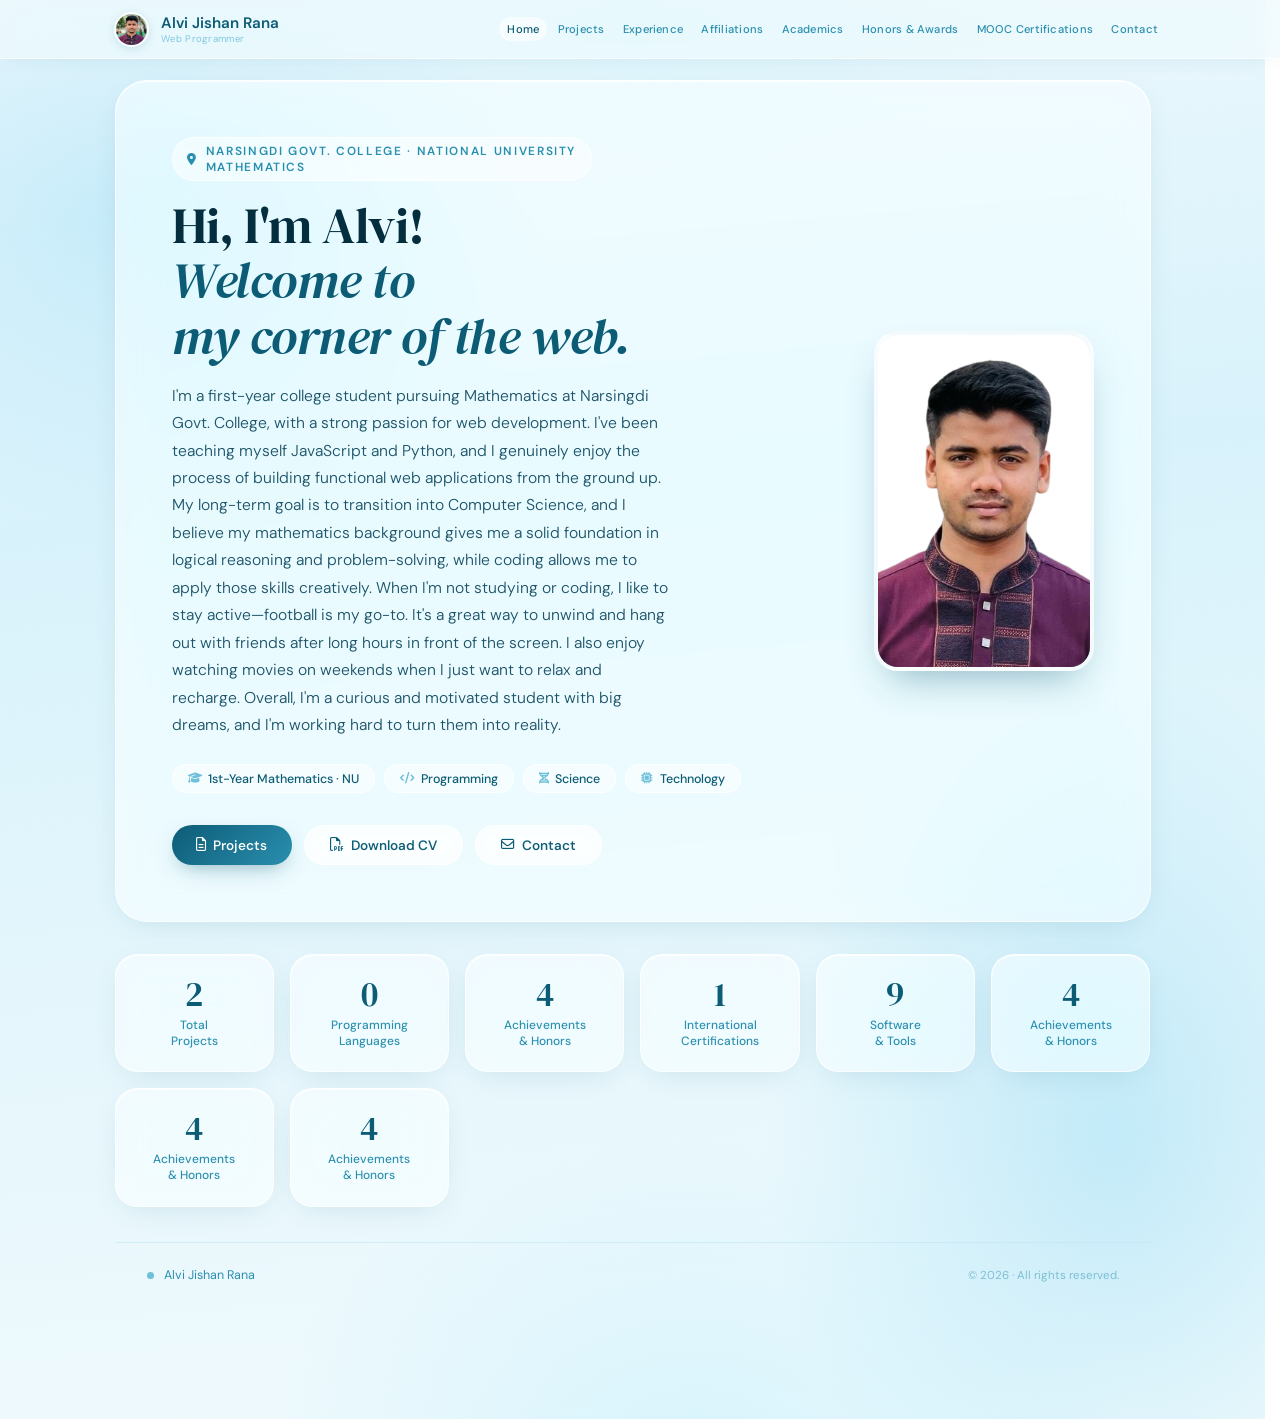
<file: index.html>
<!DOCTYPE html>
<html lang="en">
<head>
    <meta charset="UTF-8">
    <meta name="viewport" content="width=device-width, initial-scale=1.0">
    <title>Alvi Jishan Rana - Web Programmer</title>
    
    <!-- Fonts -->
    <link rel="preconnect" href="https://fonts.googleapis.com">
    <link rel="preconnect" href="https://fonts.gstatic.com" crossorigin>
    <link href="https://fonts.googleapis.com/css2?family=DM+Sans:wght@300;400;500;600&family=DM+Serif+Display&display=swap" rel="stylesheet">
    
    <!-- Font Awesome -->
    <link rel="stylesheet" href="https://cdnjs.cloudflare.com/ajax/libs/font-awesome/6.5.0/css/all.min.css">
    
    <!-- Custom CSS -->
    <link rel="stylesheet" href="css/style.css">
</head>
<body>

<nav>
    <div class="nav-inner">
        <a href="index.html" class="nav-brand">
            <div class="profile-image-container">
                <img src="images/profile/rana.jpg" alt="Alvi Jishan Rana" class="profile-image">
            </div>
            <div class="brand-text">
                <span class="brand-name">Alvi Jishan Rana</span>
                <span class="brand-alias">Web Programmer</span>
            </div>
        </a>
        
        <button class="menu-toggle" id="menuToggle">
            <span class="menu-toggle__line menu-toggle__line--1"></span>
            <span class="menu-toggle__line menu-toggle__line--2"></span>
        </button>
        
        <ul class="nav-links" id="navLinks">
            <li><a href="index.html">Home</a></li>
            <li><a href="projects.html">Projects</a></li>
            <li><a href="experience.html">Experience</a></li>
            <li><a href="affiliation.html">Affiliations</a></li>
            <li><a href="academics.html">Academics</a></li>
            <li><a href="achievements.html">Honors & Awards</a></li>
            <li><a href="mooc.html">MOOC Certifications</a></li>

            <li><a href="contact.html">Contact</a></li>
        </ul>
    </div>
</nav>

    <!-- Main Content -->
    <main class="page">
        <!-- Hero Section -->
        <section class="hero glass">
            <div class="hero-text">
                <div class="hero-eyebrow">
                    <i class="fa-solid fa-location-dot"></i>
                    Narsingdi Govt. College · National University<br>Mathematics
                </div>
                <h3 class="hero-name">Hi, I'm Alvi!<br><em>Welcome to <br> my corner of the web.</em></h3>
                <p class="hero-bio">
                    I'm a first-year college student pursuing Mathematics at Narsingdi Govt. College, with a strong passion for web development. I've been teaching myself JavaScript and Python, and I genuinely enjoy the process of building functional web applications from the ground up. My long-term goal is to transition into Computer Science, and I believe my mathematics background gives me a solid foundation in logical reasoning and problem-solving, while coding allows me to apply those skills creatively.

                    When I'm not studying or coding, I like to stay active—football is my go-to. It's a great way to unwind and hang out with friends after long hours in front of the screen. I also enjoy watching movies on weekends when I just want to relax and recharge. Overall, I'm a curious and motivated student with big dreams, and I'm working hard to turn them into reality.
                </p>
                <div class="hero-tags">
                    <span class="tag"><i class="fa-solid fa-graduation-cap"></i> 1st-Year Mathematics · NU</span>
                    <span class="tag"><i class="fas fa-code"></i> Programming </span>
                    <span class="tag"><i class="fa-solid fa-dna"></i> Science </span>
                    <span class="tag"><i class="fa-solid fa-microchip"></i> Technology </span>
                </div>
                <div class="hero-cta">
                    <a href="projects.html" class="btn btn-primary">
                        <i class="fa-regular fa-file-lines"></i> Projects
                    </a>
                    <a href="cv.pdf" class="btn btn-ghost">
                        <i class="fa-regular fa-file-pdf"></i> Download CV
                    </a>
                    <a href="contact.html" class="btn btn-ghost">
                        <i class="fa-regular fa-envelope"></i> Contact
                    </a>
                </div>
            </div>
            <div class="hero-avatar-container">
                <img src="images/profile/bio-image.png" alt="Alvi Jishan Rana" class="hero-bio-image">
            </div>
        </section>

        <!-- Statistics Row -->
        <div class="stats-row">
            <div class="stat-card glass">
                <div class="stat-val">3</div>
                <div class="stat-lbl">Total<br>Projects</div>
            </div>
            <div class="stat-card glass">
                <div class="stat-val">1</div>
                <div class="stat-lbl">Programming<br>Languages</div>
            </div>
            <div class="stat-card glass">
                <div class="stat-val">5</div>
                <div class="stat-lbl">Achievements<br>& Honors</div>
            </div>
            <div class="stat-card glass">
                <div class="stat-val">2</div>
                <div class="stat-lbl">International<br>Certifications</div>
            </div>
            <div class="stat-card glass">
                <div class="stat-val">11</div>
                <div class="stat-lbl">Software<br>& Tools</div>
            </div>
            <div class="stat-card glass">
                <div class="stat-val">5</div>
                <div class="stat-lbl">Achievements<br>& Honors</div>
            </div>
            <div class="stat-card glass">
                <div class="stat-val">5</div>
                <div class="stat-lbl">Achievements<br>& Honors</div>
            </div>
            <div class="stat-card glass">
                <div class="stat-val">5</div>
                <div class="stat-lbl">Achievements<br>& Honors</div>
            </div>
        </div>


        
    <!-- Footer -->
    <footer class="site-footer">
        <p>
            <span class="pulse-dot"></span>
            Alvi Jishan Rana
        </p>
        <p style="opacity:0.5; font-size:0.72rem;">
            © 2026 · All rights reserved.
        </p>
    </footer>

    <!-- JavaScript -->
    <script src="js/main.js"></script>
</body>
</html>
</file>
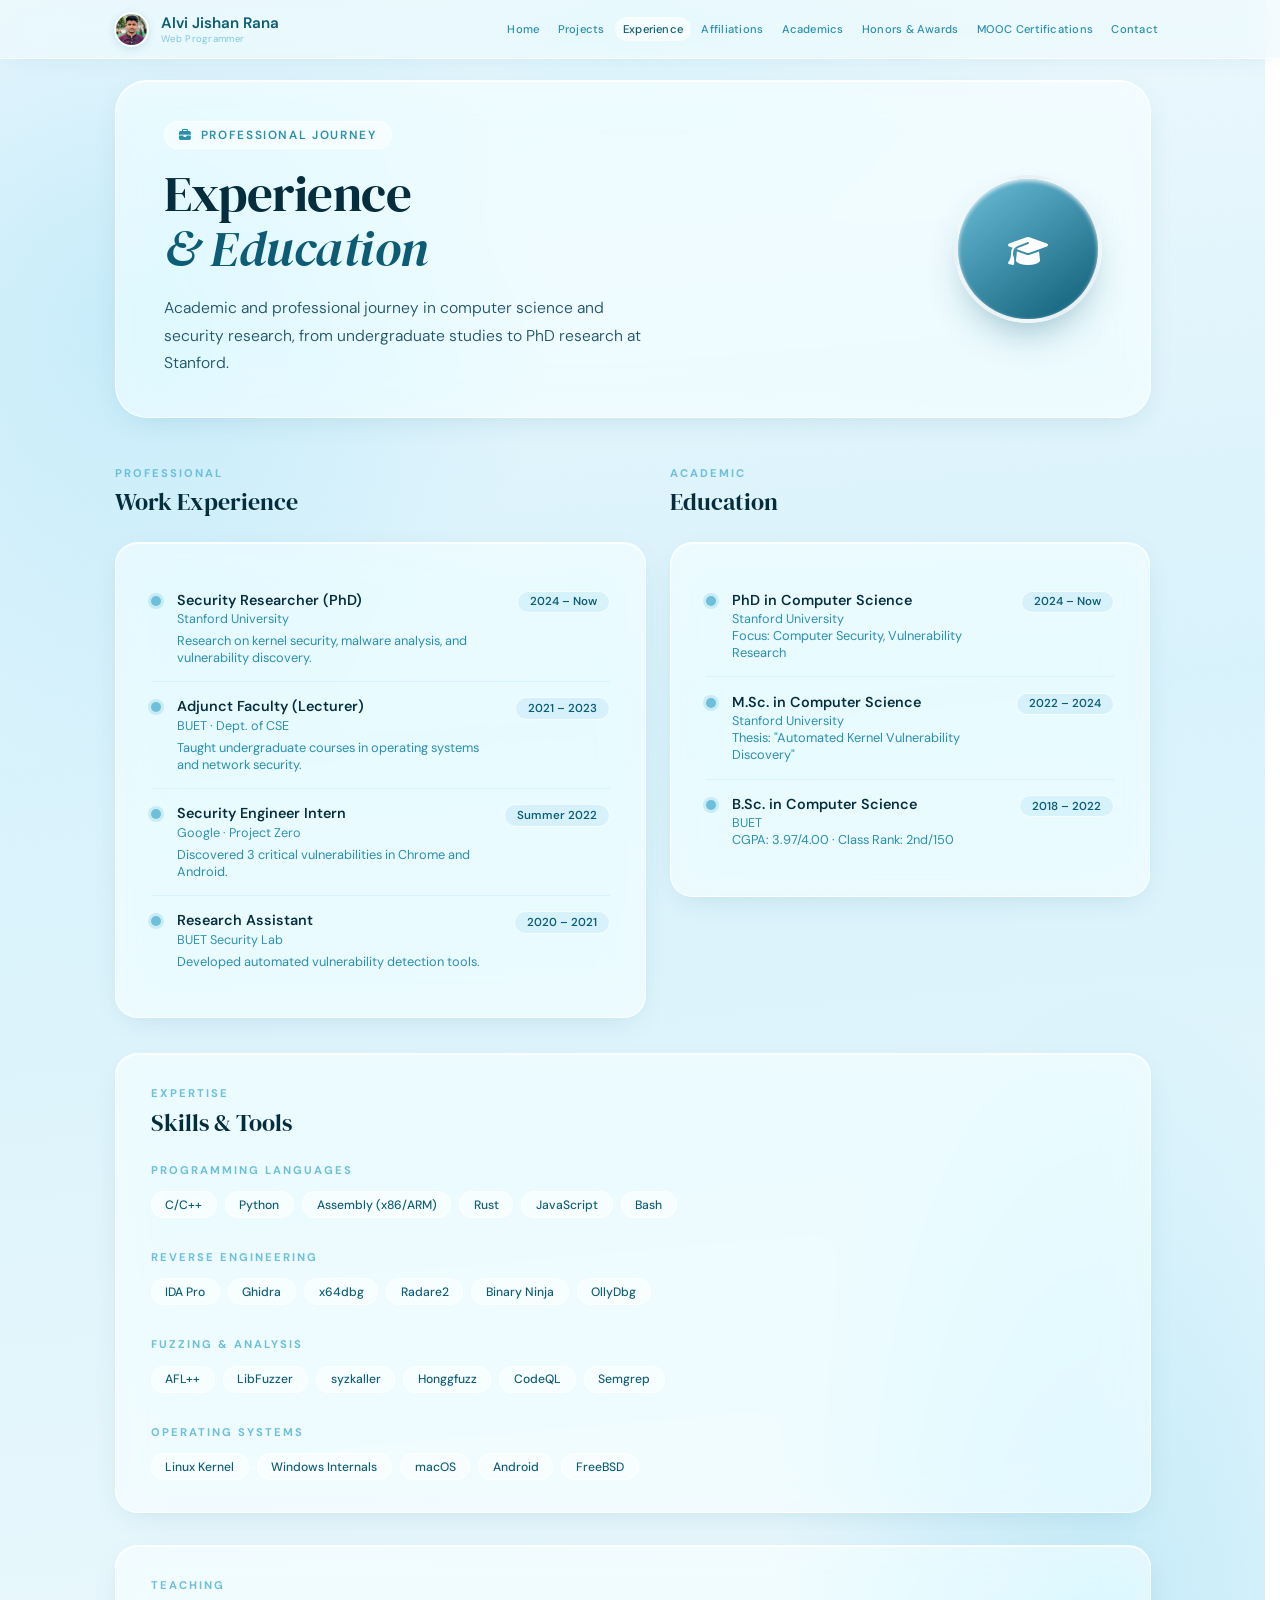
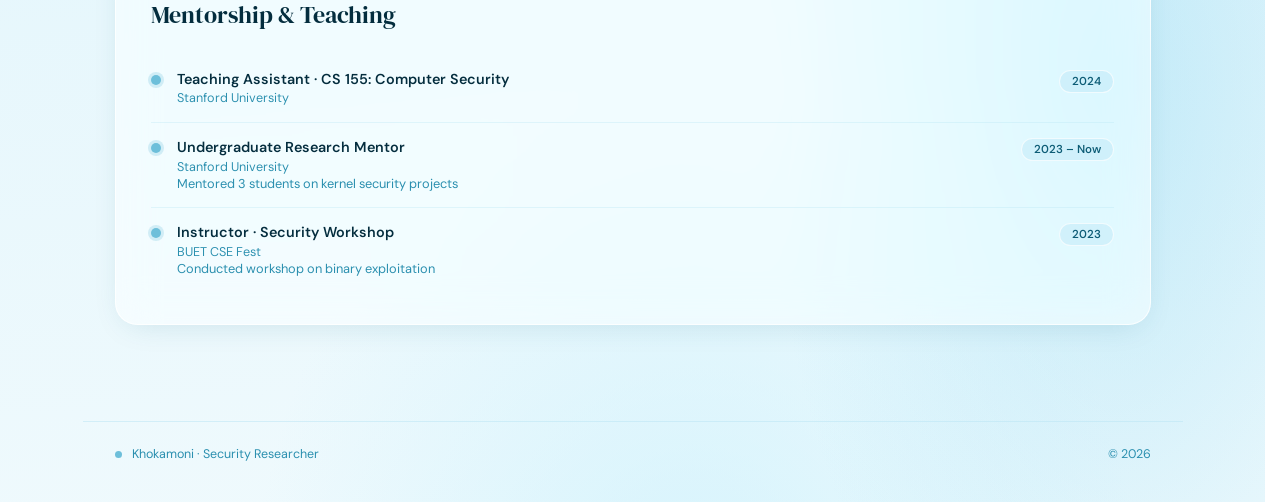
<file: experience.html>
<!DOCTYPE html>
<html lang="en">
<head>
    <meta charset="UTF-8">
    <meta name="viewport" content="width=device-width, initial-scale=1.0">
    <title>Experience - Khokamoni · Security Researcher</title>
    
    <!-- Fonts -->
    <link rel="preconnect" href="https://fonts.googleapis.com">
    <link rel="preconnect" href="https://fonts.gstatic.com" crossorigin>
    <link href="https://fonts.googleapis.com/css2?family=DM+Sans:wght@300;400;500;600&family=DM+Serif+Display&display=swap" rel="stylesheet">
    
    <!-- Font Awesome -->
    <link rel="stylesheet" href="https://cdnjs.cloudflare.com/ajax/libs/font-awesome/6.5.0/css/all.min.css">
    
    <!-- Custom CSS -->
    <link rel="stylesheet" href="css/style.css">
</head>
<body>
   <nav>
    <div class="nav-inner">
        <a href="index.html" class="nav-brand">
            <div class="profile-image-container">
                <img src="images/profile/rana.jpg" alt="Alvi Jishan Rana" class="profile-image">
            </div>
            <div class="brand-text">
                <span class="brand-name">Alvi Jishan Rana</span>
                <span class="brand-alias">Web Programmer</span>
            </div>
        </a>
        
        <button class="menu-toggle" id="menuToggle">
            <span class="menu-toggle__line menu-toggle__line--1"></span>
            <span class="menu-toggle__line menu-toggle__line--2"></span>
        </button>
        
        <ul class="nav-links" id="navLinks">
            <!-- <li><a href="research.html">Research</a></li> -->
            <!-- <li><a href="publications.html">Publications</a></li> -->
            <!-- <li><a href="cves.html">CVEs</a></li> -->
            <li><a href="index.html">Home</a></li>
            <li><a href="projects.html">Projects</a></li>
            <li><a href="experience.html">Experience</a></li>
            <li><a href="affiliation.html">Affiliations</a></li>
            <li><a href="academics.html">Academics</a></li>
            <li><a href="achievements.html">Honors & Awards</a></li>
            <li><a href="mooc.html">MOOC Certifications</a></li>
            <!-- <li><a href="blog/index.html">Blog</a></li> -->
            <li><a href="contact.html">Contact</a></li>
        </ul>
    </div>
</nav>

    <main class="page">
        <!-- Hero -->
        <section class="hero glass" style="padding: 2.5rem 3rem;">
            <div class="hero-text">
                <div class="hero-eyebrow">
                    <i class="fa-solid fa-briefcase"></i>
                    Professional Journey
                </div>
                <h1 class="hero-name">Experience<br><em>& Education</em></h1>
                <p class="hero-bio">
                    Academic and professional journey in computer science and security research,
                    from undergraduate studies to PhD research at Stanford.
                </p>
            </div>
            <div class="hero-avatar" style="background: linear-gradient(145deg, var(--w-teal), var(--w-depth));">
        <span><i class="fa-solid fa-graduation-cap" style="color: white; font-size: 2rem;"></i></span>
    </div>
        </section>

        <!-- Timeline -->
        <section style="margin-top: 3rem;">
            <div class="two-col">
                <!-- Work Experience Column -->
                <div>
                    <p class="sec-eye">Professional</p>
                    <h2 class="sec-title">Work Experience</h2>
                    <div class="panel glass">
                        <ul class="timeline">
                            <li class="tl-row">
                                <div class="tl-marker"></div>
                                <div class="tl-body">
                                    <p class="tl-role">Security Researcher (PhD)</p>
                                    <p class="tl-org">Stanford University</p>
                                    <p style="font-size: 0.8rem; color: var(--w-current); margin-top: 0.3rem;">Research on kernel security, malware analysis, and vulnerability discovery.</p>
                                </div>
                                <span class="tl-date">2024 – Now</span>
                            </li>
                            <li class="tl-row">
                                <div class="tl-marker"></div>
                                <div class="tl-body">
                                    <p class="tl-role">Adjunct Faculty (Lecturer)</p>
                                    <p class="tl-org">BUET · Dept. of CSE</p>
                                    <p style="font-size: 0.8rem; color: var(--w-current); margin-top: 0.3rem;">Taught undergraduate courses in operating systems and network security.</p>
                                </div>
                                <span class="tl-date">2021 – 2023</span>
                            </li>
                            <li class="tl-row">
                                <div class="tl-marker"></div>
                                <div class="tl-body">
                                    <p class="tl-role">Security Engineer Intern</p>
                                    <p class="tl-org">Google · Project Zero</p>
                                    <p style="font-size: 0.8rem; color: var(--w-current); margin-top: 0.3rem;">Discovered 3 critical vulnerabilities in Chrome and Android.</p>
                                </div>
                                <span class="tl-date">Summer 2022</span>
                            </li>
                            <li class="tl-row">
                                <div class="tl-marker"></div>
                                <div class="tl-body">
                                    <p class="tl-role">Research Assistant</p>
                                    <p class="tl-org">BUET Security Lab</p>
                                    <p style="font-size: 0.8rem; color: var(--w-current); margin-top: 0.3rem;">Developed automated vulnerability detection tools.</p>
                                </div>
                                <span class="tl-date">2020 – 2021</span>
                            </li>
                        </ul>
                    </div>
                </div>

                <!-- Education Column -->
                <div>
                    <p class="sec-eye">Academic</p>
                    <h2 class="sec-title">Education</h2>
                    <div class="panel glass">
                        <ul class="timeline">
                            <li class="tl-row">
                                <div class="tl-marker"></div>
                                <div class="tl-body">
                                    <p class="tl-role">PhD in Computer Science</p>
                                    <p class="tl-org">Stanford University</p>
                                    <p style="font-size: 0.8rem; color: var(--w-current);">Focus: Computer Security, Vulnerability Research</p>
                                </div>
                                <span class="tl-date">2024 – Now</span>
                            </li>
                            <li class="tl-row">
                                <div class="tl-marker"></div>
                                <div class="tl-body">
                                    <p class="tl-role">M.Sc. in Computer Science</p>
                                    <p class="tl-org">Stanford University</p>
                                    <p style="font-size: 0.8rem; color: var(--w-current);">Thesis: "Automated Kernel Vulnerability Discovery"</p>
                                </div>
                                <span class="tl-date">2022 – 2024</span>
                            </li>
                            <li class="tl-row">
                                <div class="tl-marker"></div>
                                <div class="tl-body">
                                    <p class="tl-role">B.Sc. in Computer Science</p>
                                    <p class="tl-org">BUET</p>
                                    <p style="font-size: 0.8rem; color: var(--w-current);">CGPA: 3.97/4.00 · Class Rank: 2nd/150</p>
                                </div>
                                <span class="tl-date">2018 – 2022</span>
                            </li>
                        </ul>
                    </div>
                </div>
            </div>
        </section>

        <!-- Skills & Tools -->
        <section style="margin-top: 2rem;">
            <div class="panel glass">
                <p class="sec-eye">Expertise</p>
                <h2 class="sec-title">Skills & Tools</h2>
                
                <div style="margin-bottom: 2rem;">
                    <p class="sec-eye" style="margin-bottom: 0.5rem;">Programming Languages</p>
                    <div class="chips">
                        <span class="chip">C/C++</span>
                        <span class="chip">Python</span>
                        <span class="chip">Assembly (x86/ARM)</span>
                        <span class="chip">Rust</span>
                        <span class="chip">JavaScript</span>
                        <span class="chip">Bash</span>
                    </div>
                </div>
                
                <div style="margin-bottom: 2rem;">
                    <p class="sec-eye" style="margin-bottom: 0.5rem;">Reverse Engineering</p>
                    <div class="chips">
                        <span class="chip">IDA Pro</span>
                        <span class="chip">Ghidra</span>
                        <span class="chip">x64dbg</span>
                        <span class="chip">Radare2</span>
                        <span class="chip">Binary Ninja</span>
                        <span class="chip">OllyDbg</span>
                    </div>
                </div>
                
                <div style="margin-bottom: 2rem;">
                    <p class="sec-eye" style="margin-bottom: 0.5rem;">Fuzzing & Analysis</p>
                    <div class="chips">
                        <span class="chip">AFL++</span>
                        <span class="chip">LibFuzzer</span>
                        <span class="chip">syzkaller</span>
                        <span class="chip">Honggfuzz</span>
                        <span class="chip">CodeQL</span>
                        <span class="chip">Semgrep</span>
                    </div>
                </div>
                
                <div>
                    <p class="sec-eye" style="margin-bottom: 0.5rem;">Operating Systems</p>
                    <div class="chips">
                        <span class="chip">Linux Kernel</span>
                        <span class="chip">Windows Internals</span>
                        <span class="chip">macOS</span>
                        <span class="chip">Android</span>
                        <span class="chip">FreeBSD</span>
                    </div>
                </div>
            </div>
        </section>

        <!-- Teaching Experience -->
        <section style="margin-top: 2rem;">
            <div class="panel glass">
                <p class="sec-eye">Teaching</p>
                <h2 class="sec-title">Mentorship & Teaching</h2>
                
                <ul class="timeline">
                    <li class="tl-row">
                        <div class="tl-marker"></div>
                        <div class="tl-body">
                            <p class="tl-role">Teaching Assistant · CS 155: Computer Security</p>
                            <p class="tl-org">Stanford University</p>
                        </div>
                        <span class="tl-date">2024</span>
                    </li>
                    <li class="tl-row">
                        <div class="tl-marker"></div>
                        <div class="tl-body">
                            <p class="tl-role">Undergraduate Research Mentor</p>
                            <p class="tl-org">Stanford University</p>
                            <p style="font-size: 0.8rem; color: var(--w-current);">Mentored 3 students on kernel security projects</p>
                        </div>
                        <span class="tl-date">2023 – Now</span>
                    </li>
                    <li class="tl-row">
                        <div class="tl-marker"></div>
                        <div class="tl-body">
                            <p class="tl-role">Instructor · Security Workshop</p>
                            <p class="tl-org">BUET CSE Fest</p>
                            <p style="font-size: 0.8rem; color: var(--w-current);">Conducted workshop on binary exploitation</p>
                        </div>
                        <span class="tl-date">2023</span>
                    </li>
                </ul>
            </div>
        </section>
    </main>

    <footer class="site-footer">
        <p><span class="pulse-dot"></span> Khokamoni · Security Researcher</p>
        <p>© 2026</p>
    </footer>

    <script src="js/main.js"></script>
</body>
</html>
</file>
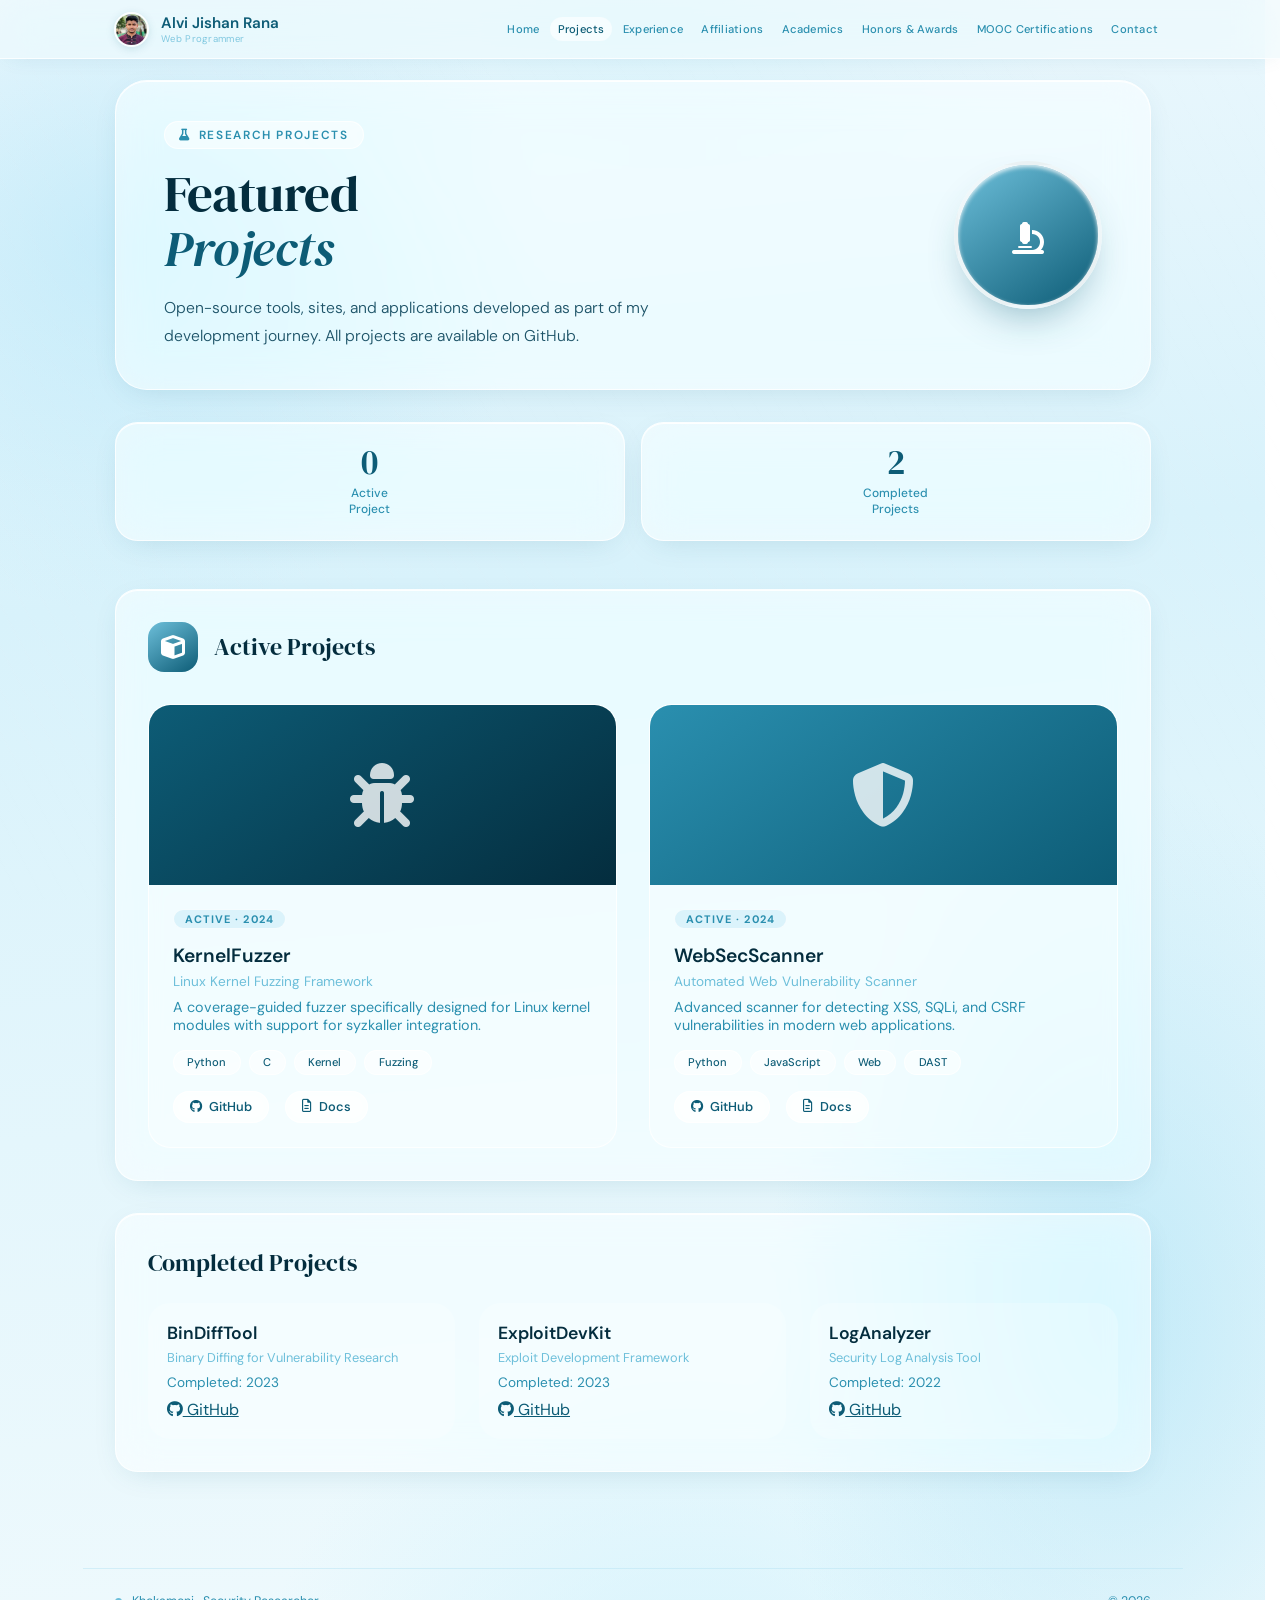
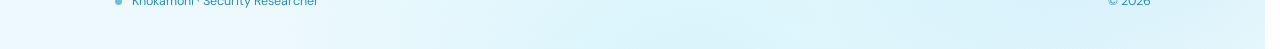
<file: projects.html>
<!DOCTYPE html>
<html lang="en">
<head>
    <meta charset="UTF-8">
    <meta name="viewport" content="width=device-width, initial-scale=1.0">
    <title>Projects - Khokamoni · Security Researcher</title>
    
    <!-- Fonts -->
    <link rel="preconnect" href="https://fonts.googleapis.com">
    <link rel="preconnect" href="https://fonts.gstatic.com" crossorigin>
    <link href="https://fonts.googleapis.com/css2?family=DM+Sans:wght@300;400;500;600&family=DM+Serif+Display&display=swap" rel="stylesheet">
    
    <!-- Font Awesome -->
    <link rel="stylesheet" href="https://cdnjs.cloudflare.com/ajax/libs/font-awesome/6.5.0/css/all.min.css">
    
    <!-- Custom CSS -->
    <link rel="stylesheet" href="css/style.css">
</head>
<body>
    <nav>
    <div class="nav-inner">
        <a href="index.html" class="nav-brand">
            <div class="profile-image-container">
                <img src="images/profile/rana.jpg" alt="Alvi Jishan Rana" class="profile-image">
            </div>
            <div class="brand-text">
                <span class="brand-name">Alvi Jishan Rana</span>
                <span class="brand-alias">Web Programmer</span>
            </div>
        </a>
        
        <button class="menu-toggle" id="menuToggle">
            <span class="menu-toggle__line menu-toggle__line--1"></span>
            <span class="menu-toggle__line menu-toggle__line--2"></span>
        </button>
        
        <ul class="nav-links" id="navLinks">
            <!-- <li><a href="research.html">Research</a></li> -->
            <!-- <li><a href="publications.html">Publications</a></li> -->
            <!-- <li><a href="cves.html">CVEs</a></li> -->
             <li><a href="index.html">Home</a></li>
            <li><a href="projects.html">Projects</a></li>
            <li><a href="experience.html">Experience</a></li>
            <li><a href="affiliation.html">Affiliations</a></li>
            <li><a href="academics.html">Academics</a></li>
            <li><a href="achievements.html">Honors & Awards</a></li>
            <li><a href="mooc.html">MOOC Certifications</a></li>
            <!-- <li><a href="blog/index.html">Blog</a></li> -->
            <li><a href="contact.html">Contact</a></li>
        </ul>
    </div>
</nav>

    <main class="page">
        <!-- Hero -->
        <section class="hero glass" style="padding: 2.5rem 3rem;">
            <div class="hero-text">
                <div class="hero-eyebrow">
                    <i class="fa-solid fa-flask"></i>
                    Research Projects
                </div>
                <h1 class="hero-name">Featured<br><em>Projects</em></h1>
                <p class="hero-bio">
                    Open-source tools, sites, and applications developed 
                    as part of my development journey. All projects are available on GitHub.
                </p>
            </div>
            <div class="hero-avatar" style="background: linear-gradient(145deg, var(--w-teal), var(--w-depth));">
        <span><i class="fa-solid fa-microscope" style="color: white; font-size: 2rem;"></i></span>
    </div>
        </section>

        <!-- Project Stats -->
        <div class="stats-row" style="margin-top: 2rem;">
            <div class="stat-card glass">
                <div class="stat-val">1</div>
                <div class="stat-lbl">Active<br>Project</div>
            </div>
            <div class="stat-card glass">
                <div class="stat-val">3</div>
                <div class="stat-lbl">Completed<br>Projects</div>
            </div>
            <!-- <div class="stat-card glass">
                <div class="stat-val">450+</div>
                <div class="stat-lbl">GitHub<br>Stars</div>
            </div>
            <div class="stat-card glass">
                <div class="stat-val">12k+</div>
                <div class="stat-lbl">Downloads</div>
            </div> -->
        </div>

        <!-- Projects Grid -->
        <section style="margin-top: 3rem;">
            <div class="panel glass" style="padding: 2rem;">
                <div style="display: flex; align-items: center; gap: 1rem; margin-bottom: 2rem;">
                    <div style="width: 50px; height: 50px; border-radius: 1rem; background: linear-gradient(145deg, var(--w-teal), var(--w-depth)); display: flex; align-items: center; justify-content: center;">
                        <i class="fa-solid fa-cube" style="color: white; font-size: 1.5rem;"></i>
                    </div>
                    <h2 class="sec-title" style="margin-bottom: 0;">Active Projects</h2>
                </div>

                <div style="display: grid; grid-template-columns: repeat(auto-fill, minmax(350px, 1fr)); gap: 2rem;">
                    <!-- Project 1 -->
                    <div class="project-card" style="background: rgba(255,255,255,0.3); border-radius: var(--radius-md); overflow: hidden; border: 1px solid rgba(255,255,255,0.8);">
                        <div style="height: 180px; background: linear-gradient(145deg, #0d5c76, #042d3e); display: flex; align-items: center; justify-content: center;">
                            <i class="fa-solid fa-bug" style="font-size: 4rem; color: white; opacity: 0.8;"></i>
                        </div>
                        <div style="padding: 1.5rem;">
                            <div style="display: flex; justify-content: space-between; margin-bottom: 0.5rem;">
                                <span class="pub-type">Active · 2024</span>
                                <!-- <span><i class="fa-brands fa-github"></i> 234 ★</span> -->
                            </div>
                            <h3 style="font-size: 1.2rem; font-weight: 600; margin-bottom: 0.3rem;">KernelFuzzer</h3>
                            <p style="font-size: 0.85rem; color: var(--w-teal); margin-bottom: 0.5rem;">Linux Kernel Fuzzing Framework</p>
                            <p style="font-size: 0.9rem; color: var(--w-current); margin-bottom: 1rem;">A coverage-guided fuzzer specifically designed for Linux kernel modules with support for syzkaller integration.</p>
                            <div style="display: flex; gap: 0.5rem; flex-wrap: wrap; margin-bottom: 1rem;">
                                <span class="chip" style="font-size: 0.7rem;">Python</span>
                                <span class="chip" style="font-size: 0.7rem;">C</span>
                                <span class="chip" style="font-size: 0.7rem;">Kernel</span>
                                <span class="chip" style="font-size: 0.7rem;">Fuzzing</span>
                            </div>
                            <div style="display: flex; gap: 1rem;">
                                <a href="#" class="btn btn-ghost" style="padding: 0.4rem 1rem; font-size: 0.8rem;"><i class="fa-brands fa-github"></i> GitHub</a>
                                <a href="#" class="btn btn-ghost" style="padding: 0.4rem 1rem; font-size: 0.8rem;"><i class="fa-regular fa-file-lines"></i> Docs</a>
                            </div>
                        </div>
                    </div>

                    <!-- Project 2 -->
                    <div class="project-card" style="background: rgba(255,255,255,0.3); border-radius: var(--radius-md); overflow: hidden; border: 1px solid rgba(255,255,255,0.8);">
                        <div style="height: 180px; background: linear-gradient(145deg, #2a8faf, #0d5c76); display: flex; align-items: center; justify-content: center;">
                            <i class="fa-solid fa-shield-halved" style="font-size: 4rem; color: white; opacity: 0.8;"></i>
                        </div>
                        <div style="padding: 1.5rem;">
                            <div style="display: flex; justify-content: space-between; margin-bottom: 0.5rem;">
                                <span class="pub-type">Active · 2024</span>
                                <!-- <span><i class="fa-brands fa-github"></i> 156 ★</span> -->
                            </div>
                            <h3 style="font-size: 1.2rem; font-weight: 600; margin-bottom: 0.3rem;">WebSecScanner</h3>
                            <p style="font-size: 0.85rem; color: var(--w-teal); margin-bottom: 0.5rem;">Automated Web Vulnerability Scanner</p>
                            <p style="font-size: 0.9rem; color: var(--w-current); margin-bottom: 1rem;">Advanced scanner for detecting XSS, SQLi, and CSRF vulnerabilities in modern web applications.</p>
                            <div style="display: flex; gap: 0.5rem; flex-wrap: wrap; margin-bottom: 1rem;">
                                <span class="chip" style="font-size: 0.7rem;">Python</span>
                                <span class="chip" style="font-size: 0.7rem;">JavaScript</span>
                                <span class="chip" style="font-size: 0.7rem;">Web</span>
                                <span class="chip" style="font-size: 0.7rem;">DAST</span>
                            </div>
                            <div style="display: flex; gap: 1rem;">
                                <a href="#" class="btn btn-ghost" style="padding: 0.4rem 1rem; font-size: 0.8rem;"><i class="fa-brands fa-github"></i> GitHub</a>
                                <a href="#" class="btn btn-ghost" style="padding: 0.4rem 1rem; font-size: 0.8rem;"><i class="fa-regular fa-file-lines"></i> Docs</a>
                            </div>
                        </div>
                    </div>

                    
                </div>
            </div>
        </section>

        <!-- Completed Projects -->
        <section style="margin-top: 2rem;">
            <div class="panel glass" style="padding: 2rem;">
                <h2 class="sec-title">Completed Projects</h2>
                <div style="display: grid; grid-template-columns: repeat(auto-fill, minmax(300px, 1fr)); gap: 1.5rem; margin-top: 1.5rem;">
                    <div style="background: rgba(255,255,255,0.2); border-radius: var(--radius-md); padding: 1.2rem;">
                        <h3 style="font-size: 1.1rem; font-weight: 600; margin-bottom: 0.3rem;">BinDiffTool</h3>
                        <p style="font-size: 0.8rem; color: var(--w-teal); margin-bottom: 0.5rem;">Binary Diffing for Vulnerability Research</p>
                        <p style="font-size: 0.85rem; color: var(--w-current); margin-bottom: 0.5rem;">Completed: 2023</p>
                        <a href="#" style="color: var(--w-depth);"><i class="fa-brands fa-github"></i> GitHub</a>
                    </div>
                    <div style="background: rgba(255,255,255,0.2); border-radius: var(--radius-md); padding: 1.2rem;">
                        <h3 style="font-size: 1.1rem; font-weight: 600; margin-bottom: 0.3rem;">ExploitDevKit</h3>
                        <p style="font-size: 0.8rem; color: var(--w-teal); margin-bottom: 0.5rem;">Exploit Development Framework</p>
                        <p style="font-size: 0.85rem; color: var(--w-current); margin-bottom: 0.5rem;">Completed: 2023</p>
                        <a href="#" style="color: var(--w-depth);"><i class="fa-brands fa-github"></i> GitHub</a>
                    </div>
                    <div style="background: rgba(255,255,255,0.2); border-radius: var(--radius-md); padding: 1.2rem;">
                        <h3 style="font-size: 1.1rem; font-weight: 600; margin-bottom: 0.3rem;">LogAnalyzer</h3>
                        <p style="font-size: 0.8rem; color: var(--w-teal); margin-bottom: 0.5rem;">Security Log Analysis Tool</p>
                        <p style="font-size: 0.85rem; color: var(--w-current); margin-bottom: 0.5rem;">Completed: 2022</p>
                        <a href="#" style="color: var(--w-depth);"><i class="fa-brands fa-github"></i> GitHub</a>
                    </div>
                </div>
            </div>
        </section>
    </main>

    <footer class="site-footer">
        <p><span class="pulse-dot"></span> Khokamoni · Security Researcher</p>
        <p>© 2026</p>
    </footer>

    <script src="js/main.js"></script>
</body>
</html>
</file>
<file: css/style.css>
/* ============================================
   CLEAR WATER THEME - Complete CSS (CLEANED)
   ============================================ */

:root {
    /* water tones */
    --w-deep:      #e8f6fb;
    --w-surface:   #f0fafd;
    --w-shallow:   #d6f0f8;
    --w-mid:       #b8e4f4;
    --w-teal:      #6dbfda;
    --w-current:   #2a8faf;
    --w-depth:     #0d5c76;
    --w-abyss:     #042d3e;

    /* glass surfaces */
    --glass-1:  rgba(255, 255, 255, 0.55);
    --glass-2:  rgba(240, 250, 253, 0.40);
    --glass-3:  rgba(230, 247, 253, 0.25);
    --glass-border: rgba(255, 255, 255, 0.75);
    --glass-blur: blur(20px) saturate(160%);

    /* shadows */
    --shadow-card:  0 8px 32px -12px rgba(13, 92, 118, 0.18);
    --shadow-hover: 0 20px 48px -16px rgba(13, 92, 118, 0.30);
    --shadow-nav:   0 2px 24px -8px  rgba(13, 92, 118, 0.14);

    /* layout */
    --radius-sm:  0.85rem;
    --radius-md:  1.4rem;
    --radius-lg:  2rem;
    --radius-pill: 100px;
    --max-w: 1100px;
    --trans: all 0.22s cubic-bezier(0.4, 0, 0.2, 1);
}

/* ===== RESET ===== */
*,
*::before,
*::after {
    margin: 0;
    padding: 0;
    box-sizing: border-box;
}

html {
    scroll-behavior: smooth;
    font-size: 16px;
    overflow-y: scroll;
    scrollbar-gutter: stable;
}

body {
    font-family: "DM Sans", system-ui, sans-serif;
    color: var(--w-abyss);
    min-height: 100vh;
    background: radial-gradient(ellipse 60% 40% at 10% 15%, rgba(174, 228, 248, 0.55) 0%, transparent 55%),
                radial-gradient(ellipse 50% 60% at 88% 80%, rgba(147, 218, 243, 0.45) 0%, transparent 55%),
                radial-gradient(ellipse 70% 50% at 55% 105%, rgba(200, 240, 252, 0.65) 0%, transparent 50%),
                radial-gradient(ellipse 90% 30% at 50% 0%, rgba(215, 244, 253, 0.80) 0%, transparent 40%),
                linear-gradient(175deg, #edf8fd 0%, #d8f2fb 35%, #e4f6fc 65%, #f0fafd 100%);
    overflow-x: hidden;
}

body::before {
    content: "";
    position: fixed;
    inset: 0;
    z-index: 0;
    pointer-events: none;
    background: repeating-linear-gradient(62deg,
            transparent 0px,
            transparent 18px,
            rgba(255, 255, 255, 0.045) 18px,
            rgba(255, 255, 255, 0.045) 20px);
    opacity: 0.6;
}

/* ===== NAVBAR ===== */
nav {
    position: fixed;
    top: 0;
    left: 0;
    right: 0;
    z-index: 200;
    background: rgba(240, 250, 253, 0.72);
    backdrop-filter: var(--glass-blur);
    -webkit-backdrop-filter: var(--glass-blur);
    border-bottom: 1px solid var(--glass-border);
    box-shadow: var(--shadow-nav);
    width: 100%;
}

.nav-inner {
    max-width: var(--max-w);
    margin: 0 auto;
    padding: 0 1.5rem;
    height: 58px;
    display: flex;
    align-items: center;
    justify-content: space-between;
    position: relative;
}

/* Page wrapper - FIXED for navbar spacing */
.page {
    position: relative;
    z-index: 10;
    max-width: var(--max-w);
    margin: 0 auto;
    padding: 80px 2rem 6rem;  /* Increased top padding to clear fixed navbar */
}

/* Brand Styles */
.nav-brand {
    display: flex;
    align-items: center;
    gap: 0.75rem;
    text-decoration: none;
}

.brand-text {
    display: flex;
    flex-direction: column;
    line-height: 1.2;
}

.brand-name {
    font-size: 0.95rem;
    font-weight: 600;
    color: var(--w-depth);
}

.brand-alias {
    font-size: 0.6rem;
    font-weight: 400;
    color: var(--w-teal);
    letter-spacing: 0.3px;
    opacity: 0.85;
    margin-top: 1px;
}

.profile-image-container {
    width: 35px;
    height: 35px;
    border-radius: 50%;
    overflow: hidden;
    border: 2px solid rgba(255, 255, 255, 0.8);
    box-shadow: 0 2px 8px rgba(13, 92, 118, 0.15);
    flex-shrink: 0;
}

.profile-image {
    width: 100%;
    height: 100%;
    object-fit: cover;
}

.drop-icon {
    width: 26px;
    height: 26px;
    border-radius: 50%;
    background: linear-gradient(145deg, var(--w-mid), var(--w-teal));
    display: inline-flex;
    align-items: center;
    justify-content: center;
    color: #fff;
    font-size: 0.7rem;
    box-shadow: 0 4px 10px -4px rgba(42, 143, 175, 0.5);
}

/* Desktop Navigation Links */
.nav-links {
    display: flex;
    align-items: center;
    gap: 0.15rem;
    list-style: none;
    margin: 0;
    padding: 0;
    flex-wrap: wrap;
}

.nav-links li {
    margin: 0;
    padding: 0;
    position: relative;
}

.nav-links a {
    font-size: 0.7rem;
    font-weight: 500;
    color: var(--w-current);
    text-decoration: none;
    padding: 0.3rem 0.5rem;
    border-radius: 100px;
    transition: var(--trans);
    display: inline-block;
    white-space: nowrap;
    letter-spacing: 0.02em;
}

.nav-links a:hover,
.nav-links a.active {
    background: rgba(255, 255, 255, 0.6);
    color: var(--w-depth);
}

/* Remove dropdown styles if not needed */
.dropdown,
.dropdown-toggle,
.dropdown-menu,
.dropdown-arrow {
    display: none;
}

/* Menu Toggle */
.menu-toggle {
    display: none;
    background: none;
    border: none;
    cursor: pointer;
    padding: 0;
    width: 40px;
    height: 40px;
    position: relative;
    z-index: 1001;
    outline: none;
}

.menu-toggle__line {
    display: block;
    width: 22px;
    height: 2px;
    background-color: var(--w-depth);
    border-radius: 2px;
    margin: 0 auto;
    position: absolute;
    left: 9px;
    transition: transform 0.3s cubic-bezier(0.4, 0, 0.2, 1),
                top 0.3s cubic-bezier(0.4, 0, 0.2, 1);
}

.menu-toggle__line--1 {
    top: 14px;
}

.menu-toggle__line--2 {
    top: 24px;
}

.menu-toggle.open .menu-toggle__line--1 {
    transform: rotate(45deg);
    top: 19px;
}

.menu-toggle.open .menu-toggle__line--2 {
    transform: rotate(-45deg);
    top: 19px;
}

/* Responsive for smaller screens */
@media (max-width: 1100px) {
    .nav-links a {
        font-size: 0.65rem;
        padding: 0.25rem 0.4rem;
    }
}

@media (max-width: 900px) {
    .nav-links a {
        font-size: 0.6rem;
        padding: 0.2rem 0.35rem;
    }

    .two-col {
        grid-template-columns: 1fr;
    }

    .hero {
        padding: 2.5rem 2rem;
    }

    .contact-panel {
        padding: 2rem 1.8rem;
    }
}

@media (max-width: 820px) {
    .two-col {
        grid-template-columns: 1fr;
    }

    .hero {
        padding: 2.5rem 2rem;
    }

    .contact-panel {
        padding: 2rem 1.8rem;
    }
}

/* ===== GLASS CARD BASE ===== */
.glass {
    background: var(--glass-1);
    backdrop-filter: var(--glass-blur);
    -webkit-backdrop-filter: var(--glass-blur);
    border: 1px solid var(--glass-border);
    box-shadow: var(--shadow-card);
}

/* ===== HERO SECTION ===== */
.hero {
    display: flex;
    flex-wrap: wrap;
    gap: 3rem;
    align-items: center;
    border-radius: var(--radius-lg);
    padding: 3.5rem 3.5rem;
    margin-bottom: 2rem;
    box-shadow: var(--shadow-card),
                inset 0 1px 0 rgba(255, 255, 255, 0.9);
}

.hero-text {
    flex: 1 1 340px;
}

.hero-eyebrow {
    display: inline-flex;
    align-items: center;
    gap: 0.5rem;
    font-size: 0.74rem;
    font-weight: 600;
    letter-spacing: 0.14em;
    text-transform: uppercase;
    color: var(--w-current);
    background: rgba(255, 255, 255, 0.5);
    border: 1px solid rgba(255, 255, 255, 0.75);
    border-radius: var(--radius-pill);
    padding: 0.3rem 0.9rem;
    margin-bottom: 1.1rem;
}

.hero-name {
    font-family: "DM Serif Display", Georgia, serif;
    font-size: clamp(2.1rem, 4.5vw, 3.2rem);
    font-weight: 400;
    line-height: 1.08;
    color: var(--w-abyss);
    letter-spacing: -0.01em;
    margin-bottom: 1.1rem;
}

.hero-name em {
    font-style: italic;
    color: var(--w-depth);
}

.hero-bio {
    font-size: 0.98rem;
    font-weight: 330;
    line-height: 1.75;
    color: #1e5469;
    max-width: 500px;
}

.hero-tags {
    display: flex;
    flex-wrap: wrap;
    gap: 0.55rem;
    margin-top: 1.6rem;
}

.tag {
    display: inline-flex;
    align-items: center;
    gap: 0.4rem;
    font-size: 0.78rem;
    font-weight: 500;
    background: rgba(255, 255, 255, 0.50);
    color: var(--w-depth);
    border: 1px solid rgba(255, 255, 255, 0.80);
    border-radius: var(--radius-pill);
    padding: 0.35rem 0.95rem;
    text-decoration: none;
}

.tag i {
    color: var(--w-teal);
    font-size: 0.72rem;
}

.hero-cta {
    display: flex;
    gap: 0.75rem;
    flex-wrap: wrap;
    margin-top: 2rem;
}

.hero-avatar {
            flex: 0 0 auto; position: relative;
            width: 148px; height: 148px; border-radius: 50%;
            background: linear-gradient(145deg, var(--w-shallow) 0%, var(--w-mid) 50%, var(--w-teal) 100%);
            border: 4px solid rgba(255,255,255,0.90);
            box-shadow:
                0 20px 40px -16px rgba(13, 92, 118, 0.45),
                inset 0 2px 4px rgba(255,255,255,0.8);
            display: flex; align-items: center; justify-content: center;
        }

        .hero-avatar span {
            font-family: "DM Serif Display", serif;
            font-size: 2.6rem; font-weight: 400; color: var(--w-depth);
            letter-spacing: -0.02em; user-select: none;
        }


.hero-avatar-container {
    flex: 0 0 auto;
    width: 220px;
    height: 340px;
    border-radius: 24px;
    overflow: hidden;
    background: linear-gradient(145deg, var(--w-shallow), var(--w-teal));
    border: 4px solid rgba(255, 255, 255, 0.90);
    box-shadow: 0 20px 40px -16px rgba(13, 92, 118, 0.45);
}

.hero-bio-image {
    width: 100%;
    height: 100%;
    object-fit: cover;
}

/* ===== BUTTONS ===== */
.btn {
    display: inline-flex;
    align-items: center;
    gap: 0.45rem;
    font-family: "DM Sans", sans-serif;
    font-size: 0.85rem;
    font-weight: 550;
    padding: 0.65rem 1.55rem;
    border-radius: var(--radius-pill);
    text-decoration: none;
    cursor: pointer;
    border: none;
    transition: var(--trans);
    white-space: nowrap;
}

.btn-primary {
    background: linear-gradient(135deg, var(--w-depth) 0%, var(--w-current) 100%);
    color: #fff;
    box-shadow: 0 8px 22px -8px rgba(13, 92, 118, 0.50);
}

.btn-primary:hover {
    transform: translateY(-2px);
    box-shadow: 0 14px 28px -10px rgba(13, 92, 118, 0.55);
}

.btn-ghost {
    background: rgba(255, 255, 255, 0.52);
    color: var(--w-depth);
    border: 1px solid rgba(255, 255, 255, 0.85);
    backdrop-filter: blur(8px);
}

.btn-ghost:hover {
    background: rgba(255, 255, 255, 0.80);
    transform: translateY(-2px);
}

/* ===== STATS ROW ===== */
.stats-row {
    display: grid;
    grid-template-columns: repeat(auto-fit, minmax(140px, 1fr));
    gap: 1rem;
    margin-bottom: 2.2rem;
}

.stat-card {
    border-radius: var(--radius-md);
    padding: 1.4rem 1.5rem;
    text-align: center;
    box-shadow: var(--shadow-card),
                inset 0 1px 0 rgba(255, 255, 255, 0.90);
    transition: var(--trans);
}

.stat-card:hover {
    transform: translateY(-3px);
    box-shadow: var(--shadow-hover);
}

.stat-val {
    font-family: "DM Serif Display", serif;
    font-size: 2.1rem;
    font-weight: 400;
    color: var(--w-depth);
    line-height: 1;
}

.stat-lbl {
    font-size: 0.75rem;
    font-weight: 480;
    color: var(--w-current);
    margin-top: 0.35rem;
    line-height: 1.35;
}

/* ===== SECTION LABELS ===== */
.sec-eye {
    font-size: 0.70rem;
    font-weight: 700;
    letter-spacing: 0.18em;
    text-transform: uppercase;
    color: var(--w-teal);
    margin-bottom: 0.35rem;
}

.sec-title {
    font-family: "DM Serif Display", serif;
    font-size: 1.5rem;
    font-weight: 400;
    color: var(--w-abyss);
    margin-bottom: 1.5rem;
}

/* ===== RESEARCH GRID ===== */
.research-grid {
    display: grid;
    grid-template-columns: repeat(auto-fit, minmax(170px, 1fr));
    gap: 1.1rem;
    margin-bottom: 2.2rem;
}

.res-card {
    border-radius: var(--radius-md);
    padding: 1.7rem 1.2rem 1.5rem;
    text-align: center;
    transition: var(--trans);
    box-shadow: var(--shadow-card),
                inset 0 1px 0 rgba(255, 255, 255, 0.90);
}

.res-card:hover {
    transform: translateY(-5px);
    box-shadow: var(--shadow-hover);
    background: var(--glass-1);
}

.res-icon {
    width: 54px;
    height: 54px;
    border-radius: 1.1rem;
    background: linear-gradient(145deg, rgba(255, 255, 255, 0.90), rgba(216, 242, 251, 0.75));
    display: inline-flex;
    align-items: center;
    justify-content: center;
    font-size: 1.45rem;
    color: var(--w-current);
    margin-bottom: 1rem;
    box-shadow: 0 4px 12px -6px rgba(42, 143, 175, 0.25),
                inset 0 1px 2px rgba(255, 255, 255, 1);
}

.res-card h4 {
    font-size: 0.88rem;
    font-weight: 600;
    color: var(--w-abyss);
    margin-bottom: 0.3rem;
    line-height: 1.3;
}

.res-card p {
    font-size: 0.76rem;
    font-weight: 380;
    color: var(--w-current);
    line-height: 1.55;
}

/* ===== TWO COLUMN LAYOUT ===== */
.two-col {
    display: grid;
    grid-template-columns: 1.05fr 0.95fr;
    gap: 1.5rem;
    margin-bottom: 2.2rem;
}

/* ===== PANEL ===== */
.panel {
    border-radius: var(--radius-md);
    padding: 2rem 2.2rem;
    box-shadow: var(--shadow-card),
                inset 0 1px 0 rgba(255, 255, 255, 0.90);
}

/* ===== PUBLICATIONS ===== */
.pub-list {
    list-style: none;
}

.pub-item {
    padding: 1.05rem 0;
    border-bottom: 1px solid rgba(184, 228, 244, 0.35);
}

.pub-item:last-child {
    border-bottom: none;
}

.pub-type {
    display: inline-block;
    font-size: 0.68rem;
    font-weight: 700;
    letter-spacing: 0.1em;
    text-transform: uppercase;
    color: var(--w-current);
    background: rgba(184, 228, 244, 0.40);
    border: 1px solid rgba(255, 255, 255, 0.70);
    border-radius: var(--radius-pill);
    padding: 0.15rem 0.7rem;
    margin-bottom: 0.35rem;
}

.pub-title {
    font-size: 0.91rem;
    font-weight: 520;
    color: var(--w-abyss);
    line-height: 1.45;
    margin-bottom: 0.25rem;
}

.pub-authors {
    font-size: 0.77rem;
    font-weight: 350;
    color: var(--w-current);
    font-style: italic;
}

/* ===== TIMELINE ===== */
.timeline {
    list-style: none;
}

.tl-row {
    display: flex;
    align-items: flex-start;
    gap: 1rem;
    padding: 0.95rem 0;
    border-bottom: 1px solid rgba(184, 228, 244, 0.35);
}

.tl-row:last-child {
    border-bottom: none;
}

.tl-marker {
    flex: 0 0 10px;
    width: 10px;
    height: 10px;
    border-radius: 50%;
    background: var(--w-teal);
    margin-top: 5px;
    box-shadow: 0 0 0 3px rgba(109, 191, 218, 0.25);
}

.tl-body {
    flex: 1;
}

.tl-role {
    font-size: 0.90rem;
    font-weight: 580;
    color: var(--w-abyss);
    line-height: 1.3;
}

.tl-org {
    font-size: 0.79rem;
    font-weight: 380;
    color: var(--w-current);
    margin-top: 1px;
}

.tl-date {
    flex: 0 0 auto;
    font-size: 0.72rem;
    font-weight: 560;
    color: var(--w-depth);
    background: rgba(184, 228, 244, 0.40);
    border: 1px solid rgba(255, 255, 255, 0.70);
    border-radius: var(--radius-pill);
    padding: 0.18rem 0.75rem;
    white-space: nowrap;
}

/* ===== SKILLS CHIPS ===== */
.chips {
    display: flex;
    flex-wrap: wrap;
    gap: 0.5rem;
    margin-top: 0.9rem;
}

.chip {
    font-size: 0.76rem;
    font-weight: 480;
    background: rgba(255, 255, 255, 0.52);
    color: var(--w-depth);
    border: 1px solid rgba(255, 255, 255, 0.80);
    border-radius: var(--radius-pill);
    padding: 0.28rem 0.85rem;
}

/* ===== CONTACT ===== */
.contact-panel {
    border-radius: var(--radius-lg);
    padding: 2.6rem 3rem;
    margin-bottom: 0;
    box-shadow: var(--shadow-card),
                inset 0 1px 0 rgba(255, 255, 255, 0.90);
}

.contact-bio {
    font-size: 0.96rem;
    font-weight: 330;
    line-height: 1.75;
    color: #1e5469;
    max-width: 580px;
    margin-bottom: 1.6rem;
}

.contact-links {
    display: flex;
    flex-wrap: wrap;
    gap: 0.75rem;
}

.clink {
    display: inline-flex;
    align-items: center;
    gap: 0.5rem;
    font-size: 0.84rem;
    font-weight: 500;
    color: var(--w-depth);
    text-decoration: none;
    background: rgba(255, 255, 255, 0.55);
    border: 1px solid rgba(255, 255, 255, 0.80);
    border-radius: var(--radius-pill);
    padding: 0.55rem 1.25rem;
    transition: var(--trans);
}

.clink i {
    color: var(--w-teal);
}

.clink:hover {
    background: rgba(255, 255, 255, 0.85);
    transform: translateY(-2px);
    box-shadow: 0 8px 20px -8px rgba(13, 92, 118, 0.20);
}

/* ===== FOOTER ===== */
.site-footer {
    position: relative;
    z-index: 10;
    max-width: var(--max-w);
    margin: 0 auto;
    padding: 1.5rem 2rem 2.5rem;
    border-top: 1px solid rgba(184, 228, 244, 0.50);
    display: flex;
    flex-wrap: wrap;
    gap: 0.75rem;
    justify-content: space-between;
    align-items: center;
}

.site-footer p {
    font-size: 0.78rem;
    color: var(--w-current);
    font-weight: 400;
}

.pulse-dot {
    display: inline-block;
    width: 7px;
    height: 7px;
    background: var(--w-teal);
    border-radius: 50%;
    margin-right: 7px;
    vertical-align: middle;
    animation: pulse 2.8s ease-in-out infinite;
}

@keyframes pulse {

    0%,
    100% {
        box-shadow: 0 0 0 0 rgba(109, 191, 218, 0.7);
    }

    50% {
        box-shadow: 0 0 0 5px rgba(109, 191, 218, 0);
    }
}

/* ===== DIVIDER ===== */
.divider {
    border: none;
    border-top: 1px solid rgba(184, 228, 244, 0.40);
    margin: 2rem 0;
}

/* ===== ALERT MESSAGES ===== */
.alert {
    padding: 1rem 1.5rem;
    margin-bottom: 2rem;
    border-radius: var(--radius-md);
    position: relative;
    animation: slideDown 0.3s ease;
}

.alert-success {
    background: rgba(109, 191, 218, 0.2);
    border: 1px solid var(--w-teal);
    color: var(--w-depth);
}

@keyframes slideDown {
    from {
        transform: translateY(-20px);
        opacity: 0;
    }

    to {
        transform: translateY(0);
        opacity: 1;
    }
}

/* ===== PAGINATION ===== */
.pagination {
    display: flex;
    justify-content: center;
    gap: 0.5rem;
    margin-top: 2rem;
}

.page-link {
    padding: 0.5rem 1rem;
    border-radius: var(--radius-pill);
    background: rgba(255, 255, 255, 0.5);
    color: var(--w-depth);
    text-decoration: none;
    border: 1px solid rgba(255, 255, 255, 0.8);
    transition: var(--trans);
}

.page-link:hover {
    background: rgba(255, 255, 255, 0.8);
    transform: translateY(-2px);
}

.page-current {
    padding: 0.5rem 1rem;
    background: var(--w-teal);
    color: white;
    border-radius: var(--radius-pill);
}

/* ===== ACADEMICS ===== */
.academic-header {
    display: flex;
    align-items: center;
    gap: 1.5rem;
    margin-bottom: 2rem;
    flex-wrap: wrap;
}

.academic-icon {
    width: 80px;
    height: 80px;
    border-radius: 50%;
    display: flex;
    align-items: center;
    justify-content: center;
    overflow: hidden;
    box-shadow: 0 4px 12px rgba(13, 92, 118, 0.15);
    border: 2px solid rgba(255, 255, 255, 0.8);
    flex-shrink: 0;
}

.academic-icon i {
    font-size: 2rem;
    color: var(--w-depth);
}

.circular-logo {
    width: 100%;
    height: 100%;
    object-fit: cover;
    border-radius: 50%;
}

.academic-detail-card {
    background: rgba(255, 255, 255, 0.3);
    border-radius: var(--radius-md);
    padding: 2rem;
    border: 1px solid rgba(255, 255, 255, 0.8);
}

.academic-info-grid {
    display: grid;
    grid-template-columns: 1fr 1fr;
    gap: 2rem;
    margin-bottom: 2rem;
}

.academic-institution-name {
    font-size: 1.2rem;
    font-weight: 500;
    color: var(--w-depth);
}

.academic-field-study {
    color: var(--w-current);
    margin-top: 0.3rem;
}

.academic-duration {
    font-size: 1.1rem;
    color: var(--w-depth);
}

.academic-gpa-row {
    display: flex;
    gap: 2rem;
    flex-wrap: wrap;
    justify-content: center;
    margin-bottom: 1rem;
}

.academic-gpa-card {
    flex: 1;
    min-width: 200px;
    background: rgba(109, 191, 218, 0.1);
    border-radius: var(--radius-lg);
    padding: 1.5rem;
    text-align: center;
    border: 1px solid rgba(109, 191, 218, 0.3);
}

.academic-gpa-value {
    font-family: "DM Serif Display", serif;
    font-size: 3.5rem;
    font-weight: 400;
    color: var(--w-depth);
    line-height: 1;
}

.academic-gpa-scale {
    color: var(--w-current);
}

.academic-rank-card {
    flex: 1;
    min-width: 200px;
    background: rgba(13, 92, 118, 0.05);
    border-radius: var(--radius-lg);
    padding: 1.5rem;
    text-align: center;
    border: 1px solid rgba(13, 92, 118, 0.2);
}

.academic-rank-value {
    font-family: "DM Serif Display", serif;
    font-size: 3.5rem;
    font-weight: 400;
    color: var(--w-depth);
    line-height: 1;
}

.academic-rank-desc {
    color: var(--w-current);
}

.academic-badge-container {
    margin-top: 1rem;
    margin-bottom: 1rem;
    display: flex;
    justify-content: center;
}

.academic-badge {
    font-size: 0.9rem;
    padding: 0.6rem 1.5rem;
    background: linear-gradient(145deg, rgba(109, 191, 218, 0.2), rgba(13, 92, 118, 0.1));
}

/* ===== SCHOOL LEVEL (PSC, JSC, SSC, HSC) ===== */
.school-grid {
    display: grid;
    grid-template-columns: 2fr 1fr;
    gap: 2rem;
    align-items: center;
}

.school-info {
    padding-right: 1rem;
}

.school-institution {
    font-size: 1.2rem;
    font-weight: 500;
    color: var(--w-depth);
    margin-bottom: 0.5rem;
}

.school-duration {
    color: var(--w-current);
    margin-bottom: 0.5rem;
    font-size: 0.95rem;
}

.school-group {
    font-size: 1rem;
    color: var(--w-depth);
    margin-bottom: 0.5rem;
    font-weight: 500;
}

.school-gpa-card {
    background: linear-gradient(145deg, rgba(109, 191, 218, 0.15), rgba(13, 92, 118, 0.1));
    border-radius: var(--radius-lg);
    padding: 2rem;
    text-align: center;
}

.school-gpa-value {
    font-family: "DM Serif Display", serif;
    font-size: 3.5rem;
    font-weight: 400;
    color: var(--w-depth);
    line-height: 1;
}

.school-gpa-scale {
    color: var(--w-current);
    font-size: 1rem;
}

/* ===== TIMELINE CONTAINER ===== */
.timeline-container {
    position: relative;
    padding: 1rem 0;
}

.timeline-line {
    position: absolute;
    left: 20px;
    top: 0;
    bottom: 0;
    width: 2px;
    background: linear-gradient(to bottom, var(--w-teal), var(--w-depth));
    opacity: 0.3;
}

.timeline-items {
    position: relative;
    padding-left: 50px;
}

.timeline-item {
    margin-bottom: 2rem;
    position: relative;
}

.timeline-marker {
    width: 12px;
    height: 12px;
    border-radius: 50%;
    position: absolute;
    left: -35px;
    top: 5px;
}

.timeline-marker-current {
    background: var(--w-depth);
    box-shadow: 0 0 0 3px rgba(13, 92, 118, 0.2);
}

.timeline-marker-phd {
    background: var(--w-depth);
    box-shadow: 0 0 0 3px rgba(13, 92, 118, 0.2);
}

.timeline-marker-masters {
    background: var(--w-teal);
    box-shadow: 0 0 0 3px rgba(109, 191, 218, 0.3);
}

.timeline-marker-bachelors {
    background: var(--w-teal);
    box-shadow: 0 0 0 3px rgba(109, 191, 218, 0.3);
}

.timeline-marker-other {
    background: var(--w-mid);
    box-shadow: 0 0 0 3px rgba(184, 228, 244, 0.4);
}

.marker-award {
    background: #ffd700;
    box-shadow: 0 0 0 3px rgba(255, 215, 0, 0.3);
}

.marker-scholarship {
    background: #c0c0c0;
    box-shadow: 0 0 0 3px rgba(192, 192, 192, 0.3);
}

.marker-honor {
    background: #cd7f32;
    box-shadow: 0 0 0 3px rgba(205, 127, 50, 0.3);
}

.marker-event {
    background: var(--w-teal);
    box-shadow: 0 0 0 3px rgba(109, 191, 218, 0.3);
}

.timeline-content {
    background: rgba(255, 255, 255, 0.3);
    border-radius: var(--radius-md);
    padding: 1.2rem;
}

.event-content {
    background: rgba(255, 255, 255, 0.2);
    border: 1px dashed rgba(109, 191, 218, 0.3);
}

.event-institution {
    font-size: 0.8rem;
    color: var(--w-teal);
}

.timeline-title {
    font-weight: 600;
    color: var(--w-abyss);
}

.timeline-subtitle {
    color: var(--w-current);
    font-size: 0.85rem;
}

/* ===== FEATURED ACHIEVEMENT ===== */
.featured-achievement {
    background: linear-gradient(145deg, rgba(255, 215, 0, 0.1), rgba(255, 255, 255, 0.3));
}

.featured-content {
    display: flex;
    align-items: center;
    gap: 2rem;
    flex-wrap: wrap;
    justify-content: center;
}

.featured-icon-container {
    text-align: center;
}

.featured-icon {
    width: 100px;
    height: 100px;
    border-radius: 50%;
    background: linear-gradient(145deg, #ffd700, #ffed4e);
    margin: 0 auto 1rem;
    display: flex;
    align-items: center;
    justify-content: center;
}

.featured-icon i {
    color: #8B4513;
    font-size: 3rem;
}

.featured-rank {
    font-size: 2.5rem;
}

.featured-text {
    max-width: 400px;
}

.featured-title {
    font-family: "DM Serif Display", serif;
    font-size: 1.8rem;
    color: var(--w-abyss);
    margin-bottom: 0.5rem;
}

.featured-description {
    color: var(--w-current);
    line-height: 1.6;
}

/* ===== MOOC CARDS ===== */
.mooc-card {
    transition: var(--trans);
}

.mooc-card:hover {
    transform: translateY(-5px);
    box-shadow: var(--shadow-hover);
}

/* ===== CVE CARDS ===== */
.cve-card,
.cve-list-item {
    transition: var(--trans);
}

.cve-card:hover,
.cve-list-item:hover {
    transform: translateY(-2px);
    box-shadow: var(--shadow-hover);
}

.cve-card.featured {
    border-left: 4px solid var(--w-depth);
}

.severity-badge {
    transition: var(--trans);
}

/* ===== BLOG ===== */
.blog-card,
.blog-post-item {
    transition: var(--trans);
}

.blog-card:hover,
.blog-post-item:hover {
    transform: translateY(-3px);
    box-shadow: var(--shadow-hover);
}

.blog-card.featured {
    border-left: 4px solid var(--w-depth);
}

/* ===== PROJECTS ===== */
.project-card {
    transition: var(--trans);
}

.project-card:hover {
    transform: translateY(-5px);
    box-shadow: var(--shadow-hover);
}

.project-card:hover img {
    transform: scale(1.05);
}

/* ===== HONORS & AWARDS ===== */
.honor-grid {
    display: grid;
    grid-template-columns: repeat(auto-fit, minmax(300px, 1fr));
    gap: 1.5rem;
}

.honor-card {
    background: rgba(255, 255, 255, 0.3);
    border-radius: var(--radius-md);
    padding: 1.5rem;
    border: 1px solid rgba(255, 255, 255, 0.8);
    transition: var(--trans);
}

.honor-card:hover {
    transform: translateY(-3px);
    box-shadow: var(--shadow-hover);
}

.honor-header {
    display: flex;
    align-items: center;
    gap: 1rem;
    margin-bottom: 1rem;
}

.honor-icon {
    width: 50px;
    height: 50px;
    border-radius: 50%;
    display: flex;
    align-items: center;
    justify-content: center;
    font-size: 1.3rem;
}

.award-type {
    background: rgba(255, 215, 0, 0.2);
}

.scholarship-type {
    background: rgba(192, 192, 192, 0.2);
}

.honor-type {
    background: rgba(205, 127, 50, 0.2);
}

/* ===== SECTION HEADERS ===== */
.section-header {
    display: flex;
    align-items: center;
    gap: 1rem;
    margin-bottom: 2rem;
}

.icon-gold {
    width: 50px;
    height: 50px;
    border-radius: 1rem;
    background: linear-gradient(145deg, #ffd700, #ffed4e);
    display: flex;
    align-items: center;
    justify-content: center;
}

.icon-gold i {
    color: #8B4513;
    font-size: 1.5rem;
}

.icon-silver {
    width: 50px;
    height: 50px;
    border-radius: 1rem;
    background: linear-gradient(145deg, #c0c0c0, #e0e0e0);
    display: flex;
    align-items: center;
    justify-content: center;
}

.icon-silver i {
    color: #4a4a4a;
    font-size: 1.5rem;
}

.icon-teal {
    width: 50px;
    height: 50px;
    border-radius: 1rem;
    background: linear-gradient(145deg, var(--w-teal), var(--w-depth));
    display: flex;
    align-items: center;
    justify-content: center;
}

.icon-teal i {
    color: white;
    font-size: 1.5rem;
}

/* ===== RESPONSIVE ===== */
@media (max-width: 1024px) {
    .nav-links a {
        font-size: 0.7rem;
        padding: 0.3rem 0.5rem;
    }
}

@media (max-width: 900px) {
    .nav-links a {
        font-size: 0.65rem;
        padding: 0.25rem 0.45rem;
    }

    .two-col {
        grid-template-columns: 1fr;
    }

    .hero {
        padding: 2.5rem 2rem;
    }

    .contact-panel {
        padding: 2rem 1.8rem;
    }
}

@media (max-width: 820px) {
    .two-col {
        grid-template-columns: 1fr;
    }

    .hero {
        padding: 2.5rem 2rem;
    }

    .contact-panel {
        padding: 2rem 1.8rem;
    }
}

/* Mobile styles consolidated */
@media (max-width: 768px) {
    .nav-inner {
        padding: 0 1rem;
    }

    .menu-toggle {
        display: block;
    }

    .nav-links {
        display: none;
        position: fixed;
        top: 58px;
        left: 0;
        right: 0;
        background: rgba(240, 250, 253, 0.98);
        backdrop-filter: var(--glass-blur);
        flex-direction: column;
        align-items: stretch;
        padding: 0.5rem 1rem 1.5rem;
        gap: 0.3rem;
        border-bottom: 1px solid rgba(255, 255, 255, 0.8);
        box-shadow: 0 8px 32px rgba(13, 92, 118, 0.15);
        max-height: calc(100vh - 58px);
        overflow-y: auto;
        z-index: 1000;
        opacity: 0;
        transform: translateY(-10px);
        transition: opacity 0.3s ease, transform 0.3s ease;
        pointer-events: none;
    }

    .nav-links.show {
        display: flex;
        opacity: 1;
        transform: translateY(0);
        pointer-events: all;
    }

    .nav-links li {
        width: 100%;
        opacity: 0;
        transform: translateY(-10px);
        transition: opacity 0.3s ease, transform 0.3s ease;
        transition-delay: calc(0.05s * var(--item-index, 0));
    }

    .nav-links.show li {
        opacity: 1;
        transform: translateY(0);
    }

    .nav-links li:nth-child(1) { --item-index: 1; }
    .nav-links li:nth-child(2) { --item-index: 2; }
    .nav-links li:nth-child(3) { --item-index: 3; }
    .nav-links li:nth-child(4) { --item-index: 4; }
    .nav-links li:nth-child(5) { --item-index: 5; }
    .nav-links li:nth-child(6) { --item-index: 6; }
    .nav-links li:nth-child(7) { --item-index: 7; }
    .nav-links li:nth-child(8) { --item-index: 8; }
    .nav-links li:nth-child(9) { --item-index: 9; }
    .nav-links li:nth-child(10) { --item-index: 10; }
    .nav-links li:nth-child(11) { --item-index: 11; }
    .nav-links li:nth-child(12) { --item-index: 12; }

    .nav-links a {
        font-size: 1rem;
        padding: 0.9rem 1rem;
        width: 100%;
        display: block;
        white-space: normal;
        border-radius: 14px;
        font-weight: 500;
    }

    .nav-links a:hover {
        background: rgba(255, 255, 255, 0.9);
        transform: scale(1.02);
    }

    .nav-links a.active {
        background: rgba(255, 255, 255, 0.9);
        color: var(--w-depth);
        font-weight: 600;
    }

    .brand-name {
        font-size: 0.9rem;
    }

    .brand-alias {
        font-size: 0.55rem;
    }

    .profile-image-container {
        width: 30px;
        height: 30px;
    }

    .page {
        padding: 70px 1rem 4rem;
    }

    .hero-avatar-container {
        width: 160px;
        height: 240px;
    }

    .dropdown-menu {
        position: static;
        opacity: 1;
        visibility: visible;
        transform: none;
        background: rgba(255, 255, 255, 0.3);
        box-shadow: none;
        margin: 0.3rem 0 0.3rem 1rem;
        padding: 0.3rem 0;
        border: 1px solid rgba(255, 255, 255, 0.5);
        display: none;
    }

    .dropdown.open .dropdown-menu {
        display: block;
    }

    .dropdown-toggle {
        display: flex;
        justify-content: space-between;
        align-items: center;
    }

    .dropdown.open .dropdown-arrow {
        transform: rotate(180deg);
    }

    .dropdown-menu a {
        font-size: 0.85rem;
        padding: 0.6rem 1.5rem;
    }
}

@media (max-width: 560px) {
    .page {
        padding: 70px 1rem 4rem;
    }

    .hero {
        padding: 2rem 1.4rem;
        gap: 2rem;
    }

    .hero-avatar-container {
        width: 120px;
        height: 180px;
    }
}

@media (max-width: 480px) {
    .nav-links a {
        font-size: 0.95rem;
        padding: 0.8rem 0.8rem;
    }
}
</file>
